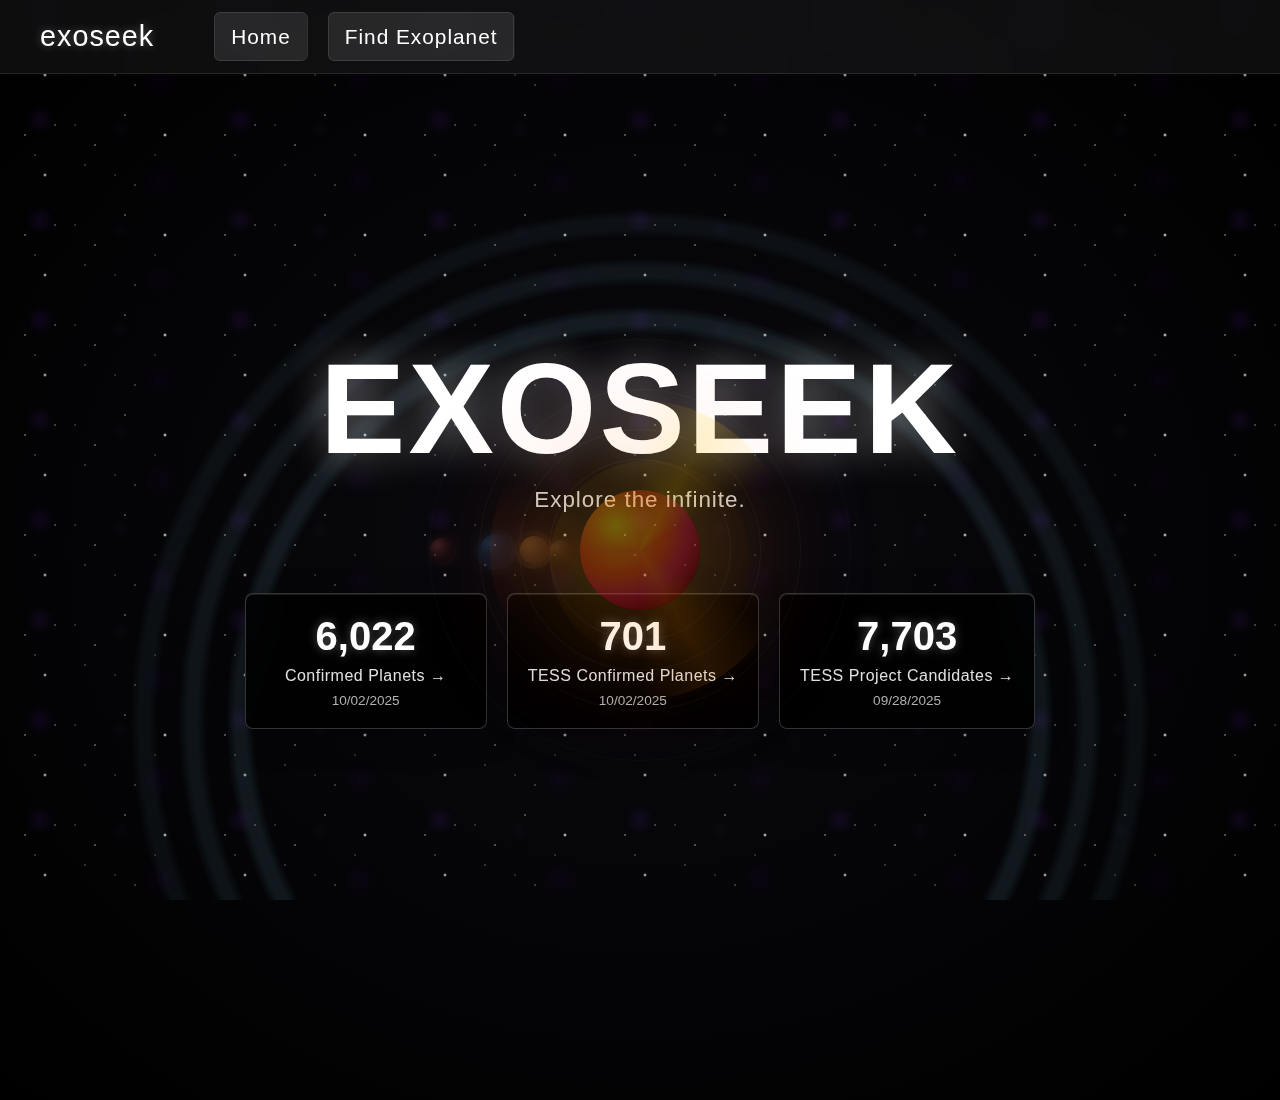
<file: index.html>
<!DOCTYPE html>
<html lang="en">
<head>
  <meta charset="UTF-8">
  <title>ExoSeek - Cute Solar System</title>
  <link rel="stylesheet" href="style.css">
</head>
<body>

  <!-- 🌌 HEADER -->
  <header class="site-header">
    <h1 class="main-heading">exoseek</h1>
    <nav class="nav-menu">
      <ul>
        <li><a href="#" id="home-btn">Home</a></li>
        <li><a href="find_exoplanets.html" target="_blank">Find Exoplanet</a></li>
      </ul>
    </nav>
  </header>

  <!-- 🌍 MAIN CONTAINER -->
  <div class="main-container">
    
    <!-- Main Content -->
    <div class="main-content">
      <h1 class="main-title">EXOSEEK</h1>
      <p class="main-tagline">Explore the infinite.</p>
      
      <!-- Statistics Section -->
      <div class="statistics-section">
        <div class="stat-card">
          <div class="stat-number">6,022</div>
          <div class="stat-label">Confirmed Planets →</div>
          <div class="stat-date">10/02/2025</div>
        </div>
        <div class="stat-card">
          <div class="stat-number">701</div>
          <div class="stat-label">TESS Confirmed Planets →</div>
          <div class="stat-date">10/02/2025</div>
        </div>
        <div class="stat-card">
          <div class="stat-number">7,703</div>
          <div class="stat-label">TESS Project Candidates →</div>
          <div class="stat-date">09/28/2025</div>
        </div>
      </div>
    </div>
    
    <!-- Solar System -->
    <div class="solar-system">
      <!-- Sun -->
      <div class="sun"></div>
      
      <!-- Planet Orbits -->
      <div class="orbit orbit1">
        <div class="planet mercury"></div>
      </div>
      <div class="orbit orbit2">
        <div class="planet venus"></div>
      </div>
      <div class="orbit orbit3">
        <div class="planet earth"></div>
      </div>
      <div class="orbit orbit4">
        <div class="planet mars"></div>
      </div>
    </div>
  </div>

  <!-- 🌟 EXOPLANET INFO POPUP -->
  <div id="exoplanet-popup" class="popup-overlay hidden">
    <div class="popup-content">
      <button class="back-btn" id="back-btn">← Back</button>
      
      <div class="popup-header">
        <h2>What are Exoplanets?</h2>
        <div class="animated-planets">
          <div class="exoplanet exoplanet1"></div>
          <div class="exoplanet exoplanet2"></div>
          <div class="exoplanet exoplanet3"></div>
        </div>
      </div>
      
      <div class="popup-body">
        <p>
          Exoplanets, or planets that orbit stars outside our own solar system, have become one of the most fascinating frontiers of modern astronomy. With the launch of space missions like Kepler, K2, and TESS, astronomers have uncovered thousands of planetary candidates and confirmed exoplanets.
        </p>
        
        <div class="info-section">
          <h3>🌍 Discovery Methods</h3>
          <p>Many exoplanets were initially identified by analyzing dips in starlight when a planet passes in front of its host star. This technique, called the transit method, has proven remarkably effective for detecting distant worlds.</p>
        </div>
        
        <div class="info-section">
          <h3>🤖 AI & Machine Learning</h3>
          <p>As data collection has grown enormously, artificial intelligence and machine learning are transforming the field. By training models on NASA datasets, researchers can automatically classify potential exoplanets with high accuracy.</p>
        </div>
        
        <div class="info-section">
          <h3>🔍 The Big Question</h3>
          <p>By combining astronomical insights with computational power, we are moving closer to answering one of humanity's oldest questions: are we alone in the universe, or are there countless other worlds waiting to be found?</p>
        </div>
      </div>
    </div>
  </div>

  <script src="script.js"></script>
</body>
</html>
</file>
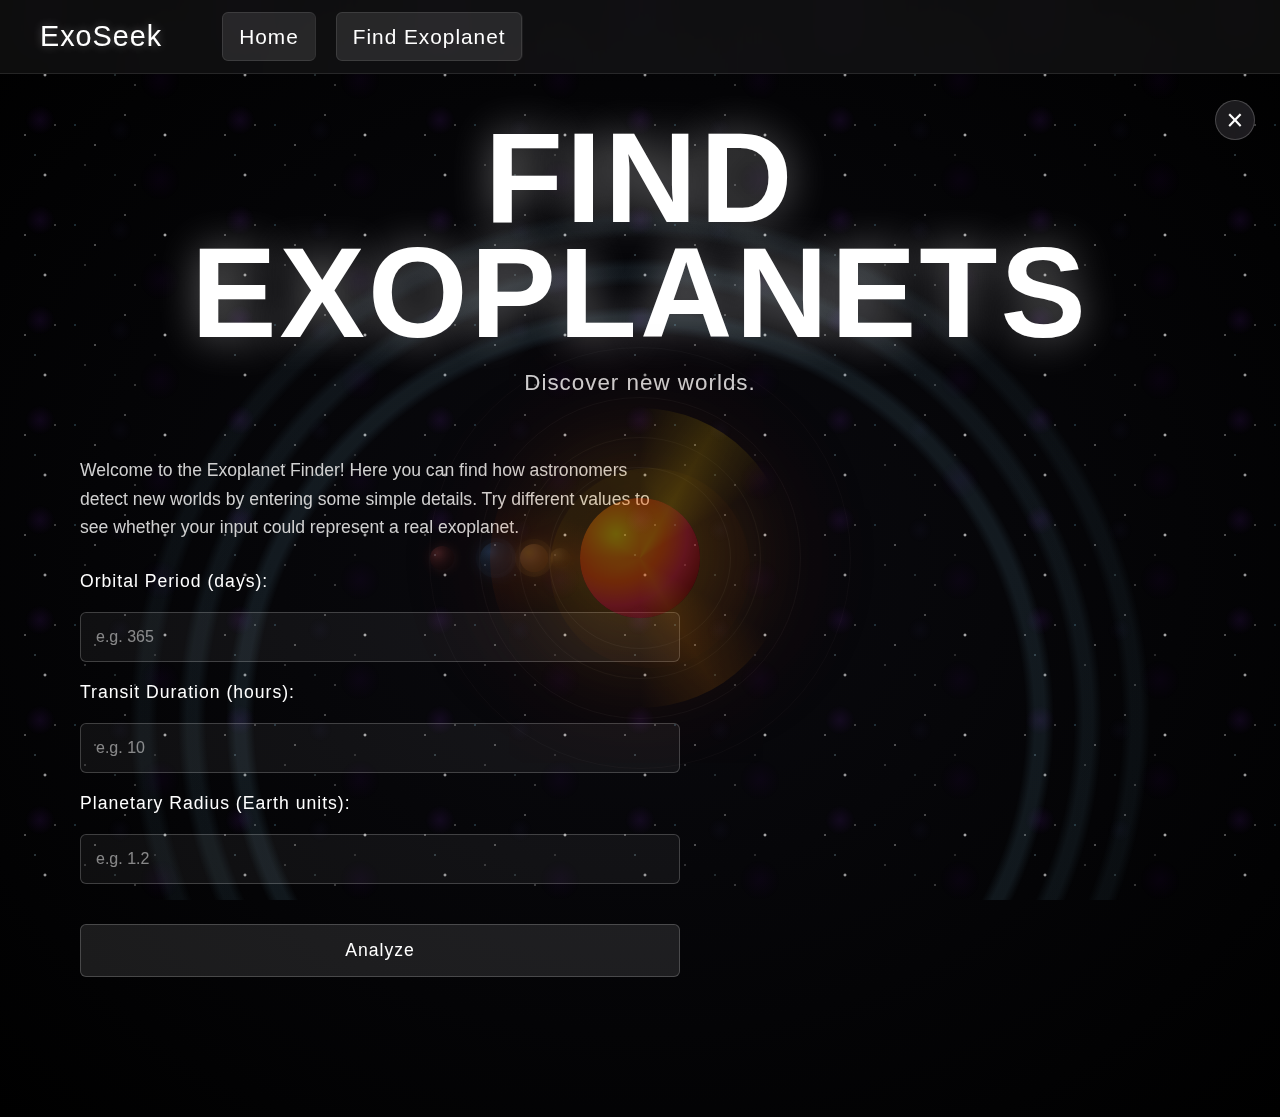
<file: find_exoplanets.html>
<!DOCTYPE html>
<html lang="en">
<head>
  <meta charset="UTF-8">
  <title>Find Exoplanets - ExoSeek</title>
  <link rel="stylesheet" href="style.css">
</head>
<body>

  <!-- HEADER -->
  <header class="site-header">
    <h1 class="main-heading">ExoSeek</h1>
    <nav class="nav-menu">
      <ul>
        <li><a href="index.html" target="_parent">Home</a></li>
        <li><a href="find_exoplanets.html" class="active">Find Exoplanet</a></li>
      </ul>
    </nav>
  </header>

  <!-- Close Button -->
  <div class="close-button-container">
    <button class="close-btn" onclick="window.location.href='index.html'">&times;</button>
  </div>

  <!-- 🌍 MAIN CONTAINER -->
  <div class="main-container">
    
    <!-- Main Content -->
    <div class="main-content">
      <h1 class="main-title">FIND EXOPLANETS</h1>
      <p class="main-tagline">Discover new worlds.</p>
      
      <!-- Exoplanet Finder Section -->
      <div class="finder-section">
        <p class="finder-description">
          Welcome to the Exoplanet Finder! Here you can find how astronomers detect
          new worlds by entering some simple details. Try different values to see
          whether your input could represent a real exoplanet.
        </p>

        <form class="finder-form">
          <label>Orbital Period (days):</label>
          <input type="number" placeholder="e.g. 365">

          <label>Transit Duration (hours):</label>
          <input type="number" placeholder="e.g. 10">

          <label>Planetary Radius (Earth units):</label>
          <input type="number" placeholder="e.g. 1.2">

          <button type="submit">Analyze</button>
        </form>
      </div>
    </div>
    
    <!-- Solar System -->
    <div class="solar-system">
      <!-- Sun -->
      <div class="sun"></div>
      
      <!-- Planet Orbits -->
      <div class="orbit orbit1">
        <div class="planet mercury"></div>
      </div>
      <div class="orbit orbit2">
        <div class="planet venus"></div>
      </div>
      <div class="orbit orbit3">
        <div class="planet earth"></div>
      </div>
      <div class="orbit orbit4">
        <div class="planet mars"></div>
      </div>
    </div>
  </div>

  <script>
    // Form submission handler
    document.querySelector('.finder-form').addEventListener('submit', function(e) {
      e.preventDefault();
      
      const orbitalPeriod = document.querySelector('input[placeholder*="365"]').value;
      const transitDuration = document.querySelector('input[placeholder*="10"]').value;
      const planetaryRadius = document.querySelector('input[placeholder*="1.2"]').value;
      
      // Simple validation
      if (!orbitalPeriod || !transitDuration || !planetaryRadius) {
        alert('Please fill in all fields');
        return;
      }
      
      // Basic exoplanet analysis
      const period = parseFloat(orbitalPeriod);
      const duration = parseFloat(transitDuration);
      const radius = parseFloat(planetaryRadius);
      
      let result = '';
      
      if (period < 10) {
        result += '⚠️ Very short orbital period - likely a hot planet\n';
      } else if (period > 1000) {
        result += '❄️ Long orbital period - likely a cold planet\n';
      } else {
        result += '🌍 Moderate orbital period - potentially habitable zone\n';
      }
      
      if (radius < 0.5) {
        result += '🪨 Small planet - likely rocky\n';
      } else if (radius > 2) {
        result += '🪐 Large planet - likely gas giant\n';
      } else {
        result += '🌍 Earth-sized planet - potentially habitable\n';
      }
      
      if (duration > 24) {
        result += '⏰ Long transit duration - large planet or distant orbit\n';
      } else if (duration < 2) {
        result += '⚡ Short transit duration - small planet or close orbit\n';
      } else {
        result += '⏱️ Moderate transit duration - typical exoplanet\n';
      }
      
      alert('Exoplanet Analysis Results:\n\n' + result);
    });
  </script>

</body>
</html>
</file>
<file: style.css>
body {
  margin: 0;
  padding: 0;
  background: 
    radial-gradient(ellipse at center, #0a0a0f 0%, #000000 100%),
    linear-gradient(135deg, #1a1a2e 0%, #16213e 50%, #0f0f23 100%);
  overflow-x: hidden;
  min-height: 100vh;
  font-family: 'Inter', 'Segoe UI', Tahoma, Geneva, Verdana, sans-serif;
  position: relative;
}

/* Prevent scrollbar when popup is open */
body.popup-open {
  overflow: hidden;
}

/* Realistic Starfield with Nebula Effects */
body::before {
  content: '';
  position: fixed;
  top: 0;
  left: 0;
  width: 100%;
  height: 100%;
  background-image: 
    /* Bright stars with glow */
    radial-gradient(1px 1px at 25px 35px, #ffffff, transparent),
    radial-gradient(2px 2px at 45px 75px, rgba(255,255,255,0.9), transparent),
    radial-gradient(1px 1px at 95px 45px, #ffffff, transparent),
    radial-gradient(1px 1px at 135px 85px, rgba(255,255,255,0.7), transparent),
    radial-gradient(2px 2px at 165px 35px, #ffffff, transparent),
    radial-gradient(1px 1px at 55px 25px, rgba(255,255,255,0.8), transparent),
    radial-gradient(1px 1px at 85px 65px, rgba(255,255,255,0.6), transparent),
    radial-gradient(1px 1px at 125px 15px, rgba(255,255,255,0.9), transparent),
    radial-gradient(1px 1px at 155px 55px, rgba(255,255,255,0.5), transparent),
    
    /* Blue-tinted stars */
    radial-gradient(1px 1px at 35px 55px, rgba(173,216,230,0.8), transparent),
    radial-gradient(1px 1px at 75px 25px, rgba(135,206,235,0.7), transparent),
    radial-gradient(1px 1px at 115px 75px, rgba(176,224,230,0.6), transparent),
    
    /* Distant faint stars */
    radial-gradient(0.5px 0.5px at 15px 45px, rgba(255,255,255,0.4), transparent),
    radial-gradient(0.5px 0.5px at 65px 15px, rgba(255,255,255,0.3), transparent),
    radial-gradient(0.5px 0.5px at 105px 55px, rgba(255,255,255,0.5), transparent),
    radial-gradient(0.5px 0.5px at 145px 25px, rgba(255,255,255,0.4), transparent),
    
    /* Nebula-like effects */
    radial-gradient(15px 15px at 20% 20%, rgba(138,43,226,0.1), transparent),
    radial-gradient(20px 20px at 80% 80%, rgba(75,0,130,0.08), transparent),
    radial-gradient(12px 12px at 60% 30%, rgba(72,61,139,0.06), transparent);
  background-repeat: repeat;
  background-size: 200px 100px;
  animation: starfieldDrift 20s linear infinite, starTwinkle 3s ease-in-out infinite alternate;
  z-index: -1;
}

@keyframes starfieldDrift {
  from { transform: translateY(0px); }
  to { transform: translateY(-100px); }
}

@keyframes starTwinkle {
  0% { 
    opacity: 0.8;
    filter: brightness(1);
  }
  25% { 
    opacity: 1;
    filter: brightness(1.2);
  }
  50% { 
    opacity: 0.6;
    filter: brightness(0.8);
  }
  75% { 
    opacity: 1;
    filter: brightness(1.1);
  }
  100% { 
    opacity: 0.9;
    filter: brightness(1);
  }
}

/* Orbital Lines */
body::after {
  content: '';
  position: fixed;
  top: 0;
  left: 0;
  width: 100%;
  height: 100%;
  background-image: 
    radial-gradient(circle at 50% 80%, transparent 40%, rgba(135,206,235,0.1) 41%, rgba(135,206,235,0.1) 42%, transparent 43%),
    radial-gradient(circle at 50% 80%, transparent 45%, rgba(135,206,235,0.08) 46%, rgba(135,206,235,0.08) 47%, transparent 48%),
    radial-gradient(circle at 50% 80%, transparent 50%, rgba(135,206,235,0.06) 51%, rgba(135,206,235,0.06) 52%, transparent 53%);
  z-index: -1;
  pointer-events: none;
}


.sun {
  width: 120px;
  height: 120px;
  background: 
    radial-gradient(circle at 30% 30%, 
      #FFD700 0%, 
      #FF8C00 20%, 
      #FF4500 40%, 
      #DC143C 60%, 
      #8B0000 80%, 
      #000000 100%);
  border-radius: 50%;
  position: absolute;
  top: 50%;
  left: 50%;
  transform: translate(-50%, -50%);
  box-shadow: 
    0 0 80px 40px rgba(255, 200, 0, 0.2),
    0 0 120px 60px rgba(255, 140, 0, 0.15),
    0 0 160px 80px rgba(255, 69, 0, 0.1),
    0 0 200px 100px rgba(220, 20, 60, 0.05);
  filter: blur(0.2px);
  animation: solarPulse 3s ease-in-out infinite;
  z-index: 10;
  opacity: 0.7;
}

/* Premium solar corona */
.sun::before {
  content: '';
  position: absolute;
  top: -30px;
  left: -30px;
  width: 200px;
  height: 200px;
  border-radius: 50%;
  background: 
    radial-gradient(circle at 30% 30%, 
      transparent 0%, 
      rgba(255, 200, 0, 0.15) 30%, 
      rgba(255, 140, 0, 0.1) 50%, 
      rgba(255, 69, 0, 0.05) 70%, 
      transparent 100%);
  animation: coronaPulse 4s ease-in-out infinite alternate;
}

/* Premium solar flares */
.sun::after {
  content: '';
  position: absolute;
  top: 50%;
  left: 50%;
  width: 300px;
  height: 300px;
  transform: translate(-50%, -50%);
  background: 
    conic-gradient(from 0deg at 50% 50%, 
      transparent 0deg, 
      rgba(255, 200, 0, 0.4) 30deg, 
      transparent 60deg,
      transparent 120deg,
      rgba(255, 140, 0, 0.3) 150deg,
      transparent 180deg,
      transparent 240deg,
      rgba(255, 69, 0, 0.2) 270deg,
      transparent 300deg,
      transparent 360deg);
  border-radius: 50%;
  animation: flareRotation 8s linear infinite;
}

@keyframes solarPulse {
  0%, 100% { transform: translate(-50%, -50%) scale(1); }
  50% { transform: translate(-50%, -50%) scale(1.05); }
}

@keyframes coronaPulse {
  0% { opacity: 0.4; transform: scale(1); }
  100% { opacity: 0.8; transform: scale(1.1); }
}

@keyframes flareRotation {
  0% { transform: translate(-50%, -50%) rotate(0deg); }
  100% { transform: translate(-50%, -50%) rotate(360deg); }
}

/* Realistic Orbits */
.orbit {
  position: absolute;
  border: 1px solid rgba(255, 255, 255, 0.05);
  border-radius: 50%;
  top: 50%;
  left: 50%;
  transform: translate(-50%, -50%);
  animation: rotate linear infinite;
  box-shadow: 
    0 0 3px rgba(255, 255, 255, 0.02),
    inset 0 0 3px rgba(255, 255, 255, 0.01);
  opacity: 0.6;
}

.orbit1 { 
  width: 180px; 
  height: 180px; 
  animation-duration: 3s; 
  border-color: rgba(255, 255, 255, 0.15);
}

.orbit2 { 
  width: 240px; 
  height: 240px; 
  animation-duration: 5s; 
  border-color: rgba(255, 255, 255, 0.12);
}

.orbit3 { 
  width: 320px; 
  height: 320px; 
  animation-duration: 8s; 
  border-color: rgba(255, 255, 255, 0.1);
}

.orbit4 { 
  width: 420px; 
  height: 420px; 
  animation-duration: 12s; 
  border-color: rgba(255, 255, 255, 0.08);
}

/* Realistic Planets */
.planet {
  border-radius: 50%;
  position: absolute;
  top: 50%;
  left: 0;
  transform: translateY(-50%);
  box-shadow: 
    inset -6px -6px 15px rgba(0, 0, 0, 0.5),
    0 0 12px rgba(255, 255, 255, 0.1);
  opacity: 0.8;
}

.mercury { 
  width: 20px;
  height: 20px;
  background: 
    radial-gradient(circle at 30% 30%, #8C7853 0%, #5D4E37 40%, #3D2F1F 80%, #1A0F0A 100%),
    radial-gradient(circle at 70% 20%, #A0522D 0%, #8B4513 50%, #654321 100%),
    radial-gradient(circle at 20% 70%, #CD853F 0%, #D2691E 50%, #B8860B 100%);
  box-shadow: 
    inset -4px -4px 10px rgba(0, 0, 0, 0.6),
    0 0 8px rgba(140, 120, 83, 0.4);
}

.venus { 
  width: 28px;
  height: 28px;
  background: 
    radial-gradient(circle at 30% 30%, #FFC649 0%, #E6A85C 30%, #CC8B3D 60%, #8B4513 100%),
    radial-gradient(circle at 70% 20%, #FFD700 0%, #FFA500 50%, #FF8C00 100%),
    radial-gradient(circle at 20% 70%, #DAA520 0%, #B8860B 50%, #8B7355 100%);
  box-shadow: 
    inset -6px -6px 15px rgba(0, 0, 0, 0.5),
    0 0 15px rgba(255, 198, 73, 0.5);
}

.earth { 
  width: 32px;
  height: 32px;
  background: 
    radial-gradient(circle at 30% 30%, #4A90E2 0%, #2E5C8A 30%, #1A3A5C 60%, #0F1B2E 100%),
    radial-gradient(circle at 70% 20%, #228B22 0%, #006400 50%, #004000 100%),
    radial-gradient(circle at 20% 70%, #8B4513 0%, #654321 50%, #3E2723 100%),
    radial-gradient(circle at 50% 50%, rgba(255, 255, 255, 0.1) 0%, transparent 30%);
  box-shadow: 
    inset -8px -8px 20px rgba(0, 0, 0, 0.4),
    0 0 18px rgba(74, 144, 226, 0.6);
}

.mars { 
  width: 24px;
  height: 24px;
  background: 
    radial-gradient(circle at 30% 30%, #CD5C5C 0%, #8B3A3A 30%, #5D2525 60%, #2F0F0F 100%),
    radial-gradient(circle at 70% 20%, #DC143C 0%, #B22222 50%, #8B0000 100%),
    radial-gradient(circle at 20% 70%, #A0522D 0%, #8B4513 50%, #654321 100%);
  box-shadow: 
    inset -5px -5px 12px rgba(0, 0, 0, 0.5),
    0 0 12px rgba(205, 92, 92, 0.5);
}

/* Atmospheric effects */
.earth::before {
  content: '';
  position: absolute;
  top: -4px;
  left: -4px;
  width: 40px;
  height: 40px;
  border-radius: 50%;
  background: 
    radial-gradient(circle at 30% 30%, 
      transparent 0%, 
      rgba(74, 144, 226, 0.15) 60%, 
      transparent 100%);
  animation: atmosphere 3s ease-in-out infinite alternate;
}

.venus::before {
  content: '';
  position: absolute;
  top: -5px;
  left: -5px;
  width: 38px;
  height: 38px;
  border-radius: 50%;
  background: 
    radial-gradient(circle at 30% 30%, 
      transparent 0%, 
      rgba(255, 198, 73, 0.2) 70%, 
      transparent 100%);
  animation: atmosphere 4s ease-in-out infinite alternate;
}

@keyframes atmosphere {
  0% { opacity: 0.4; transform: scale(1); }
  100% { opacity: 0.7; transform: scale(1.05); }
}

@keyframes rotate {
  0% { transform: translate(-50%, -50%) rotate(0deg); }
  100% { transform: translate(-50%, -50%) rotate(360deg); }
}

.main-heading {
    font-family: 'Inter', 'Segoe UI', Tahoma, Geneva, Verdana, sans-serif;
    font-size: 1.8rem;
    color: #FFFFFF;
    margin: 0;
    letter-spacing: 1px;
    font-weight: 400;
    text-shadow: 0 0 10px rgba(255, 255, 255, 0.3);
}

@keyframes titleGlow {
  0% { 
    text-shadow: 
      0 0 20px rgba(255, 255, 255, 0.5),
      0 0 40px rgba(255, 255, 255, 0.3),
      0 0 60px rgba(255, 255, 255, 0.1);
  }
  100% { 
    text-shadow: 
      0 0 30px rgba(255, 255, 255, 0.8),
      0 0 60px rgba(255, 255, 255, 0.5),
      0 0 90px rgba(255, 255, 255, 0.2);
  }
}

.site-header {
  width: 100%;
  padding: 20px 0;
  position: fixed;
  top: 0;
  left: 0;
  background: rgba(255, 255, 255, 0.05);
  backdrop-filter: blur(20px);
  -webkit-backdrop-filter: blur(20px);
  border-bottom: 1px solid rgba(255, 255, 255, 0.1);
  z-index: 1000;
  display: flex;
  justify-content: flex-start;
  align-items: center;
  padding-left: 40px;
  padding-right: 40px;
  gap: 60px;
}


/* Navigation menu */
.nav-menu ul {
  list-style: none;
  padding: 0;
  margin: 0;
  display: flex;
  gap: 20px;
}

.nav-menu li {
  display: inline;
}

.nav-menu a {
  font-family: 'Inter', 'Segoe UI', Tahoma, Geneva, Verdana, sans-serif;
  font-size: 1.3rem;
  color: #FFFFFF;
  text-decoration: none;
  letter-spacing: 1px;
  transition: all 0.2s ease;
  padding: 12px 16px;
  font-weight: 500;
  position: relative;
  border-radius: 6px;
  background: rgba(255, 255, 255, 0.05);
  backdrop-filter: blur(10px);
  -webkit-backdrop-filter: blur(10px);
  border: 1px solid rgba(255, 255, 255, 0.1);
}

.nav-menu a:hover {
  color: #FFFFFF;
  text-shadow: 0 0 10px rgba(255, 255, 255, 0.5);
  background: rgba(255, 255, 255, 0.1);
  border: 1px solid rgba(255, 255, 255, 0.2);
  transform: translateY(-2px);
  box-shadow: 0 4px 15px rgba(0, 0, 0, 0.3);
}

.nav-menu a::after {
  content: '';
  position: absolute;
  bottom: 0;
  left: 0;
  width: 0;
  height: 1px;
  background: #FFFFFF;
  transition: width 0.3s ease;
}

.nav-menu a:hover::after {
  width: 100%;
}

/* Back Button */
.back-btn {
  font-family: 'Inter', 'Segoe UI', Tahoma, Geneva, Verdana, sans-serif;
  font-size: 1rem;
  color: #FFFFFF;
  text-decoration: none;
  padding: 12px 24px;
  background: rgba(255, 255, 255, 0.1);
  backdrop-filter: blur(20px);
  -webkit-backdrop-filter: blur(20px);
  border: 1px solid rgba(255, 255, 255, 0.2);
  border-radius: 8px;
  font-weight: 500;
  transition: all 0.3s ease;
  cursor: pointer;
  position: absolute;
  top: 25px;
  left: 25px;
  z-index: 2001;
}

.back-btn:hover {
  background: rgba(255, 255, 255, 0.15);
  border: 1px solid rgba(255, 255, 255, 0.3);
  transform: translateY(-1px);
  box-shadow: 0 8px 25px rgba(0, 0, 0, 0.3);
}

/* Smooth fade-in */
@keyframes fadeIn {
  from { opacity: 0; transform: translateY(-20px); }
  to { opacity: 1; transform: translateY(0); }
}

/* Main flex container */
.main-container {
  display: flex;
  flex-direction: column;
  align-items: center;
  justify-content: center;
  min-height: 100vh;
  padding: 120px 80px 80px 80px;
  position: relative;
  z-index: 2;
  max-width: 1400px;
  margin: 0 auto;
}

/* Main Content Section */
.main-content {
  position: relative;
  z-index: 10;
  margin-bottom: 60px;
  text-align: center;
  width: 100%;
}

.main-title {
  font-family: 'Inter', 'Segoe UI', Tahoma, Geneva, Verdana, sans-serif;
  font-size: 8rem;
  font-weight: 700;
  color: #FFFFFF;
  letter-spacing: 3px;
  margin: 0 0 20px 0;
  text-shadow: 0 0 40px rgba(255, 255, 255, 0.4);
  line-height: 0.9;
  position: relative;
  z-index: 10;
}

.main-tagline {
  font-family: 'Inter', 'Segoe UI', Tahoma, Geneva, Verdana, sans-serif;
  font-size: 1.4rem;
  font-weight: 300;
  color: #FFFFFF;
  letter-spacing: 1px;
  margin: 0 0 60px 0;
  opacity: 0.8;
}

/* Statistics Section */
.statistics-section {
  display: flex;
  gap: 20px;
  margin-top: 80px;
  z-index: 10;
  position: relative;
  justify-content: center;
  width: 100%;
}

.stat-card {
  background: rgba(0, 0, 0, 0.8);
  border: 1px solid rgba(255, 255, 255, 0.2);
  border-radius: 8px;
  padding: 20px;
  min-width: 200px;
  text-align: center;
  backdrop-filter: blur(20px);
  -webkit-backdrop-filter: blur(20px);
  box-shadow: 
    0 8px 32px rgba(0, 0, 0, 0.3),
    inset 0 1px 0 rgba(255, 255, 255, 0.1);
  transition: all 0.3s ease;
}

.stat-card:hover {
  transform: translateY(-5px);
  box-shadow: 
    0 12px 40px rgba(0, 0, 0, 0.4),
    inset 0 1px 0 rgba(255, 255, 255, 0.2);
  border: 1px solid rgba(255, 255, 255, 0.3);
}

/* Middle card (TESS Confirmed Planets) - bring to front */
.stat-card:nth-child(2) {
  z-index: 30;
  position: relative;
}

.stat-number {
  font-size: 2.5rem;
  font-weight: 700;
  color: #FFFFFF;
  margin-bottom: 8px;
  text-shadow: 0 0 10px rgba(255, 255, 255, 0.3);
  font-family: 'Inter', 'Segoe UI', Tahoma, Geneva, Verdana, sans-serif;
}

.stat-label {
  font-size: 1rem;
  color: #E0E0E0;
  margin-bottom: 8px;
  font-weight: 500;
  letter-spacing: 0.5px;
  font-family: 'Inter', 'Segoe UI', Tahoma, Geneva, Verdana, sans-serif;
}

.stat-date {
  font-size: 0.85rem;
  color: #B0B0B0;
  font-weight: 300;
  font-family: 'Inter', 'Segoe UI', Tahoma, Geneva, Verdana, sans-serif;
}

/* Responsive design for statistics */
@media (max-width: 768px) {
  .statistics-section {
    flex-direction: column;
    gap: 15px;
    margin-top: 30px;
  }
  
  .stat-card {
    min-width: auto;
    padding: 15px;
  }
  
  .stat-number {
    font-size: 2rem;
  }
  
  .stat-label {
    font-size: 0.9rem;
  }
}

/* Solar System Container */
.solar-system {
  position: absolute;
  top: 50%;
  left: 50%;
  transform: translate(-50%, -50%);
  width: 500px;
  height: 500px;
  z-index: 20;
  opacity: 0.6;
}


/* Content (hidden at first) */
.hidden {
  opacity: 0;
  pointer-events: none;
}

/* Visible content */
.home-section {
  max-width: 600px;
  padding: 30px;
  background: rgba(0, 0, 50, 0.6);
  border-radius: 20px;
  text-align: center;
  color: #fff;
  font-family: "Garamond", serif;
  box-shadow: 0 0 25px rgba(255,255,255,0.3);
  transform: translateY(30px);
  transition: opacity 1.5s ease, transform 1.5s ease;
  margin-top: 20px;
}

.home-section.show {
  opacity: 1;
  pointer-events: auto;
  transform: translateY(0);
}

.home-section h2 {
  color: #ffd700;
  font-size: 2.5rem;
  margin-bottom: 20px;
}
#exo-info {
  display: none; /* hidden until Home is clicked */
  position: absolute;
  top: 15%;
  left: 55%;
  width: 40%;
  color: #fff;
  font-family: 'Garamond', serif;
  font-size: 30px;   /* Increased text size */
  line-height: 1.8;  /* More breathing space */
  text-align: justify;
  animation: fadeIn 1s ease-in-out;
  overflow-y: auto;   /* scroll if text is long */
  max-height: 70vh;  /* so it doesn’t overflow screen */
  padding-right: 10px;
}

/* Slight glowing effect to match space theme */
#home-section p {
  text-shadow: 0 0 10px rgba(255, 255, 255, 0.5);
}


/* Exoplanet Finder Page Styles */
#finder-container {
  position: absolute;
  top: 20%;
  left: 2%;
  width: 450px;
  max-width: 85vw;
  padding: 30px;
  background: linear-gradient(135deg, rgba(20, 20, 40, 0.95), rgba(10, 10, 30, 0.95));
  border-radius: 8px;
  color: #E0E0E0;
  font-family: 'Segoe UI', Tahoma, Geneva, Verdana, sans-serif;
  text-align: center;
  box-shadow: 0 20px 60px rgba(0, 0, 0, 0.8);
  border: 1px solid rgba(255, 255, 255, 0.1);
  position: relative;
}

/* Finder Section Styling */
.finder-section {
  margin-top: 40px;
  max-width: 600px;
  text-align: left;
}

/* Close button container for Find Exoplanets page */
.close-button-container {
  position: fixed;
  top: 100px;
  right: 25px;
  z-index: 1001;
}

.close-button-container .close-btn {
  background: rgba(255, 255, 255, 0.1);
  backdrop-filter: blur(20px);
  -webkit-backdrop-filter: blur(20px);
  border: 1px solid rgba(255, 255, 255, 0.2);
  color: #FFFFFF;
  font-size: 1.8rem;
  cursor: pointer;
  transition: all 0.3s cubic-bezier(0.4, 0, 0.2, 1);
  z-index: 1001;
  width: 40px;
  height: 40px;
  border-radius: 50%;
  display: flex;
  align-items: center;
  justify-content: center;
  font-weight: 300;
}

.close-button-container .close-btn:hover {
  background: rgba(255, 255, 255, 0.2);
  border: 1px solid rgba(255, 255, 255, 0.4);
  transform: scale(1.1);
  box-shadow: 0 8px 25px rgba(0, 0, 0, 0.3);
}

.finder-description {
  font-size: 1.1rem;
  color: #D0D0D0;
  margin-bottom: 30px;
  line-height: 1.6;
  font-weight: 300;
  font-family: 'Inter', 'Segoe UI', Tahoma, Geneva, Verdana, sans-serif;
}

#finder-container h2 {
  font-size: 2.5rem;
  color: #FFFFFF;
  margin-bottom: 20px;
  font-weight: 300;
  letter-spacing: 2px;
}

#finder-container p {
  font-size: 1.1rem;
  color: #D0D0D0;
  margin-bottom: 30px;
  line-height: 1.6;
  font-weight: 300;
}

.finder-form {
  display: flex;
  flex-direction: column;
  gap: 20px;
  margin-top: 20px;
}

.finder-form label {
  font-size: 1.1rem;
  text-align: left;
  color: #FFFFFF;
  font-weight: 400;
  letter-spacing: 1px;
}

.finder-form input {
  padding: 15px;
  border-radius: 6px;
  border: 1px solid rgba(255, 255, 255, 0.2);
  outline: none;
  font-size: 1rem;
  background: rgba(255, 255, 255, 0.05);
  color: #FFFFFF;
  font-family: 'Segoe UI', Tahoma, Geneva, Verdana, sans-serif;
  transition: all 0.3s ease;
}

.finder-form input:focus {
  border: 1px solid rgba(255, 255, 255, 0.4);
  background: rgba(255, 255, 255, 0.1);
}

.finder-form input::placeholder {
  color: rgba(255, 255, 255, 0.5);
}

.finder-form button {
  margin-top: 20px;
  padding: 15px 30px;
  background: rgba(255, 255, 255, 0.1);
  border: 1px solid rgba(255, 255, 255, 0.2);
  border-radius: 6px;
  font-size: 1.1rem;
  font-family: 'Segoe UI', Tahoma, Geneva, Verdana, sans-serif;
  color: #FFFFFF;
  cursor: pointer;
  transition: all 0.3s ease;
  font-weight: 400;
  letter-spacing: 1px;
}

.finder-form button:hover {
  background: rgba(255, 255, 255, 0.2);
  border: 1px solid rgba(255, 255, 255, 0.4);
}

/* Premium Glassmorphism Popup */
.popup-overlay {
  position: fixed;
  top: 0;
  left: 0;
  width: 100%;
  height: 100%;
  background: rgba(0, 0, 0, 0.7);
  backdrop-filter: blur(30px);
  -webkit-backdrop-filter: blur(30px);
  display: flex;
  justify-content: center;
  align-items: center;
  z-index: 2000;
  opacity: 0;
  visibility: hidden;
  transition: opacity 0.3s ease, visibility 0.3s ease;
}

.popup-overlay.hidden {
  opacity: 0;
  visibility: hidden;
}

.popup-overlay.show {
  opacity: 1;
  visibility: visible;
}

.popup-content {
  background: rgba(255, 255, 255, 0.08);
  backdrop-filter: blur(30px);
  -webkit-backdrop-filter: blur(30px);
  border-radius: 24px;
  padding: 50px;
  max-width: 900px;
  max-height: 85vh;
  overflow-y: auto;
  position: relative;
  box-shadow: 
    0 25px 50px rgba(0, 0, 0, 0.5),
    0 0 0 1px rgba(255, 255, 255, 0.1),
    inset 0 1px 0 rgba(255, 255, 255, 0.2);
  border: 1px solid rgba(255, 255, 255, 0.15);
  transform: scale(0.9);
  transition: transform 0.3s cubic-bezier(0.4, 0, 0.2, 1);
}

.popup-overlay.show .popup-content {
  transform: scale(1);
}


.popup-header {
  text-align: center;
  margin-bottom: 30px;
  position: relative;
}

.popup-header h2 {
  color: #FFFFFF;
  font-size: 3.2rem;
  margin-bottom: 25px;
  font-family: 'Inter', 'Segoe UI', Tahoma, Geneva, Verdana, sans-serif;
  font-weight: 700;
  letter-spacing: 3px;
  text-shadow: 
    0 0 20px rgba(255, 255, 255, 0.5),
    0 0 40px rgba(255, 255, 255, 0.3);
  background: linear-gradient(135deg, #ffffff 0%, #e0e0e0 50%, #ffffff 100%);
  -webkit-background-clip: text;
  -webkit-text-fill-color: transparent;
  background-clip: text;
}

.animated-planets {
  display: flex;
  justify-content: center;
  gap: 30px;
  margin-top: 20px;
}

.exoplanet {
  width: 60px;
  height: 60px;
  border-radius: 50%;
  position: relative;
  animation: float 5s ease-in-out infinite;
  box-shadow: 
    inset -10px -10px 25px rgba(0, 0, 0, 0.4),
    0 0 20px rgba(255, 255, 255, 0.1);
}

.exoplanet1 {
  background: 
    radial-gradient(circle at 30% 30%, #4A90E2 0%, #2E5C8A 30%, #1A3A5C 60%, #0F1B2E 100%);
  animation-delay: 0s;
  box-shadow: 
    inset -10px -10px 25px rgba(0, 0, 0, 0.4),
    0 0 25px rgba(74, 144, 226, 0.4);
}

.exoplanet2 {
  background: 
    radial-gradient(circle at 30% 30%, #FFC649 0%, #E6A85C 30%, #CC8B3D 60%, #8B4513 100%);
  animation-delay: 1s;
  box-shadow: 
    inset -10px -10px 25px rgba(0, 0, 0, 0.4),
    0 0 25px rgba(255, 198, 73, 0.4);
}

.exoplanet3 {
  background: 
    radial-gradient(circle at 30% 30%, #8C7853 0%, #5D4E37 30%, #3D2F1F 60%, #1A0F0A 100%);
  animation-delay: 2s;
  box-shadow: 
    inset -10px -10px 25px rgba(0, 0, 0, 0.4),
    0 0 25px rgba(140, 120, 83, 0.4);
}

@keyframes float {
  0%, 100% { transform: translateY(0px) rotate(0deg); }
  25% { transform: translateY(-10px) rotate(90deg); }
  50% { transform: translateY(-5px) rotate(180deg); }
  75% { transform: translateY(-15px) rotate(270deg); }
}

.popup-body {
  color: #E0E0E0;
  font-family: 'Segoe UI', Tahoma, Geneva, Verdana, sans-serif;
  line-height: 1.6;
}

.popup-body p {
  font-size: 1.1rem;
  margin-bottom: 25px;
  text-align: justify;
  color: #D0D0D0;
  font-weight: 300;
}

.info-section {
  background: rgba(255, 255, 255, 0.03);
  padding: 25px;
  border-radius: 6px;
  margin-bottom: 25px;
  border-left: 3px solid rgba(255, 255, 255, 0.2);
  transition: all 0.3s ease;
}

.info-section:hover {
  background: rgba(255, 255, 255, 0.05);
  border-left: 3px solid rgba(255, 255, 255, 0.4);
}

.info-section h3 {
  color: #FFFFFF;
  font-size: 1.4rem;
  margin-bottom: 15px;
  font-family: 'Segoe UI', Tahoma, Geneva, Verdana, sans-serif;
  font-weight: 400;
  letter-spacing: 1px;
}

.info-section p {
  font-size: 1rem;
  margin-bottom: 0;
  color: #C0C0C0;
  font-weight: 300;
}
</file>
